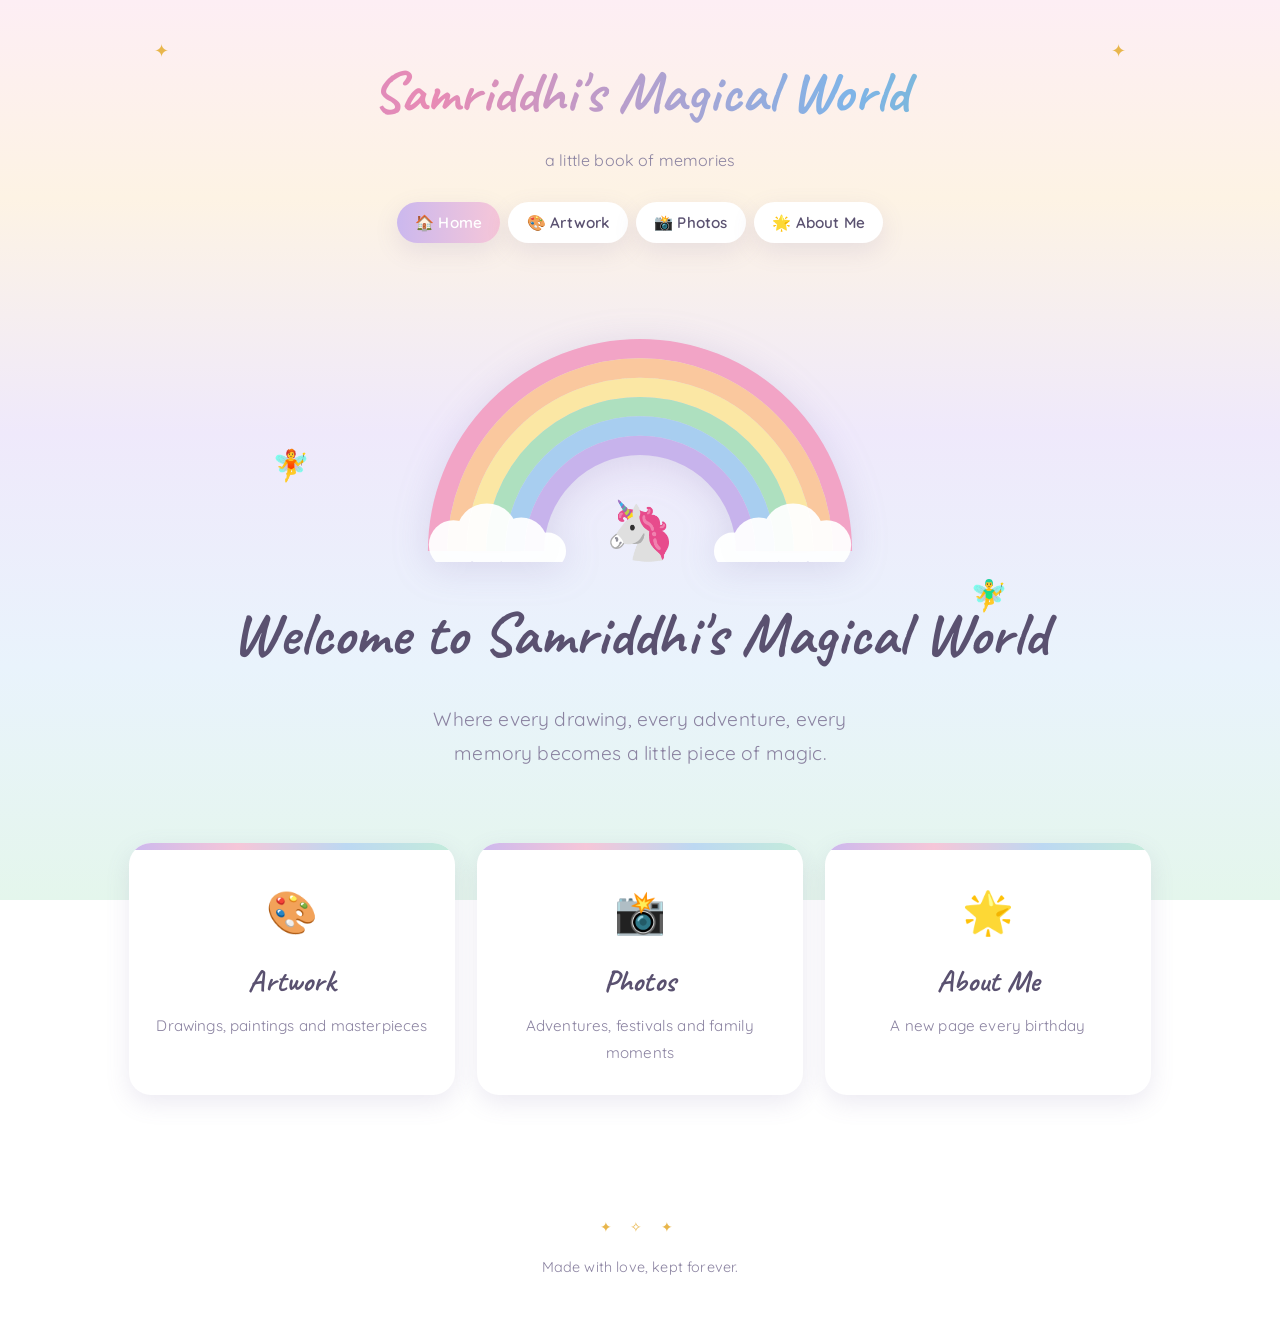
<file: index.html>
<!DOCTYPE html>
<html lang="en">
<head>
  <meta charset="UTF-8">
  <meta name="viewport" content="width=device-width, initial-scale=1.0">
  <meta name="robots" content="noindex, nofollow">
  <title>Samriddhi's Magical World</title>
  <link rel="preconnect" href="https://fonts.googleapis.com">
  <link rel="preconnect" href="https://fonts.gstatic.com" crossorigin>
  <link href="https://fonts.googleapis.com/css2?family=Caveat:wght@500;700&family=Quicksand:wght@400;600;700&display=swap" rel="stylesheet">
  <link rel="stylesheet" href="css/style.css">
  <link rel="icon" href="data:image/svg+xml,<svg xmlns='http://www.w3.org/2000/svg' viewBox='0 0 100 100'><text y='.9em' font-size='90'>🦄</text></svg>">
</head>
<body data-magic="full">

  <header class="site-header">
    <h1 class="site-title">Samriddhi's Magical World</h1>
    <p class="site-tagline">a little book of memories</p>
  </header>

  <nav class="main-nav">
    <a href="index.html" class="active">🏠 Home</a>
    <a href="artwork.html">🎨 Artwork</a>
    <a href="photos.html">📸 Photos</a>
    <a href="about.html">🌟 About Me</a>
  </nav>

  <main>
    <section class="hero" style="position:relative;">
      <div class="hero-scene">
        <svg class="hero-rainbow" viewBox="0 0 500 262" xmlns="http://www.w3.org/2000/svg" role="img" aria-label="A pastel rainbow with clouds">
          <g fill="none" stroke-width="22">
            <path d="M 20 250 A 230 230 0 0 1 480 250" stroke="#f2a4c6"/>
            <path d="M 42 250 A 208 208 0 0 1 458 250" stroke="#fac89e"/>
            <path d="M 64 250 A 186 186 0 0 1 436 250" stroke="#fbe7a4"/>
            <path d="M 86 250 A 164 164 0 0 1 414 250" stroke="#aee0bf"/>
            <path d="M 108 250 A 142 142 0 0 1 392 250" stroke="#a8cef0"/>
            <path d="M 130 250 A 120 120 0 0 1 370 250" stroke="#c7b3ec"/>
          </g>
          <g class="rainbow-cloud" fill="#ffffff">
            <circle cx="38" cy="243" r="28"/>
            <circle cx="76" cy="231" r="35"/>
            <circle cx="115" cy="242" r="30"/>
            <circle cx="145" cy="250" r="21"/>
            <circle cx="462" cy="243" r="28"/>
            <circle cx="424" cy="231" r="35"/>
            <circle cx="385" cy="242" r="30"/>
            <circle cx="355" cy="250" r="21"/>
          </g>
        </svg>
        <a class="hero-unicorn" href="capy.html" aria-label="A little secret">🦄</a>
      </div>
      <span class="fairy" style="left:14%; top:30%;">🧚</span>
      <span class="fairy" style="right:14%; top:55%; animation-delay:1.4s;">🧚‍♂️</span>
      <h2>Welcome to Samriddhi's Magical World</h2>
      <p>Where every drawing, every adventure, every memory becomes a little piece of magic.</p>
    </section>

    <section class="nav-cards">
      <a class="nav-card" href="artwork.html">
        <span class="icon">🎨</span>
        <h3>Artwork</h3>
        <p>Drawings, paintings and masterpieces</p>
      </a>
      <a class="nav-card" href="photos.html">
        <span class="icon">📸</span>
        <h3>Photos</h3>
        <p>Adventures, festivals and family moments</p>
      </a>
      <a class="nav-card" href="about.html">
        <span class="icon">🌟</span>
        <h3>About Me</h3>
        <p>A new page every birthday</p>
      </a>
    </section>
  </main>

  <footer class="site-footer">
    <div class="stars">✦ ✧ ✦</div>
    <p>Made with love, kept forever.</p>
  </footer>

  <script src="js/magic.js"></script>
</body>
</html>
</file>
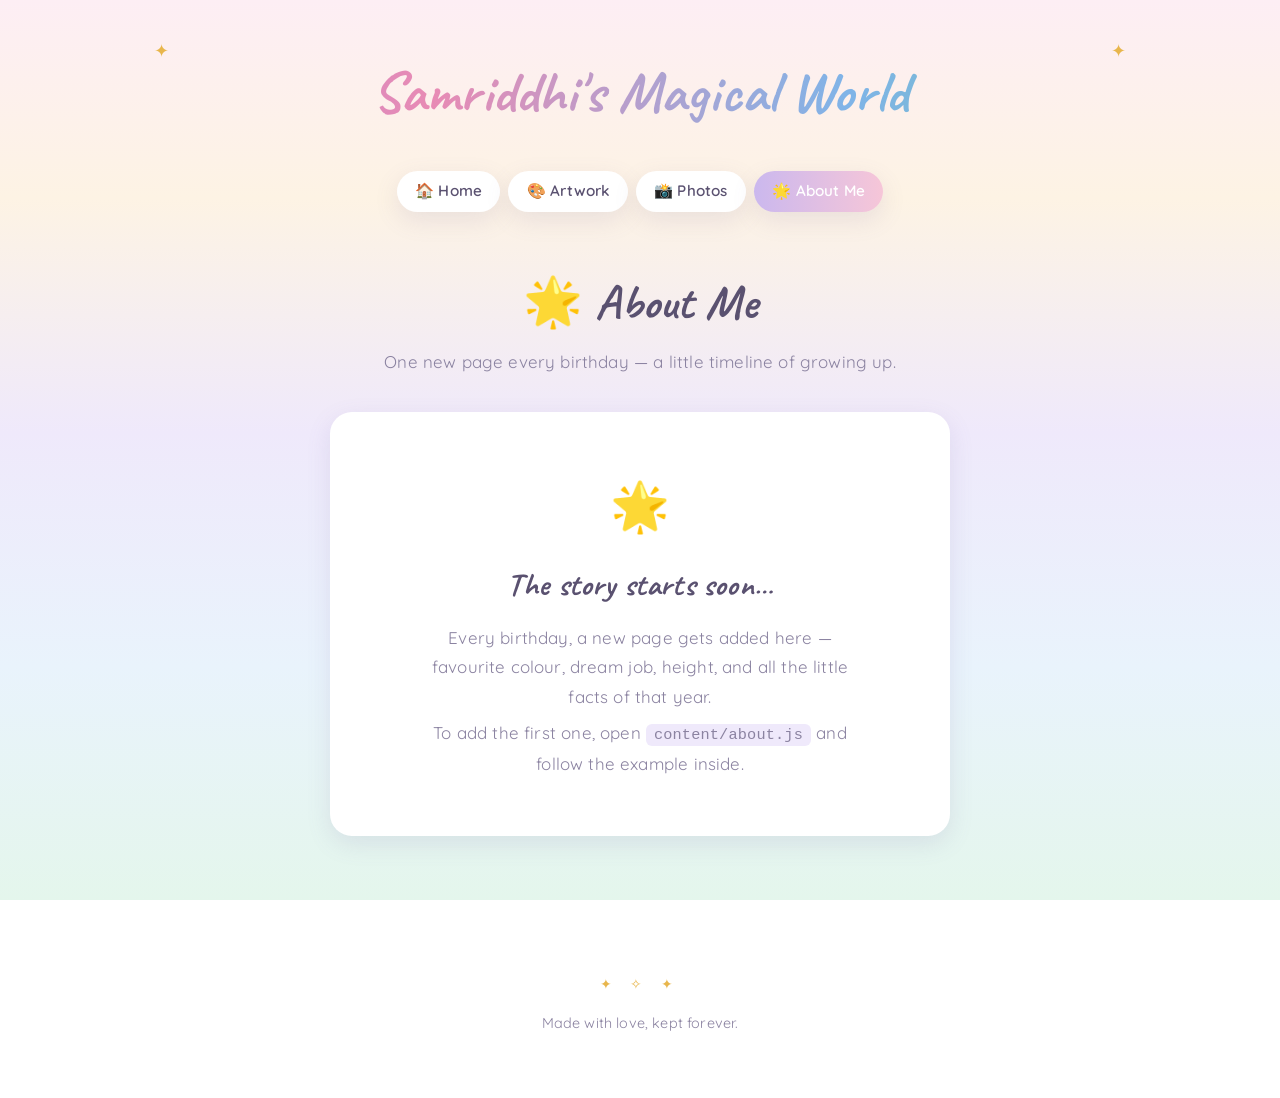
<file: about.html>
<!DOCTYPE html>
<html lang="en">
<head>
  <meta charset="UTF-8">
  <meta name="viewport" content="width=device-width, initial-scale=1.0">
  <meta name="robots" content="noindex, nofollow">
  <title>About Me · Samriddhi's Magical World</title>
  <link rel="preconnect" href="https://fonts.googleapis.com">
  <link rel="preconnect" href="https://fonts.gstatic.com" crossorigin>
  <link href="https://fonts.googleapis.com/css2?family=Caveat:wght@500;700&family=Quicksand:wght@400;600;700&display=swap" rel="stylesheet">
  <link rel="stylesheet" href="css/style.css">
  <link rel="icon" href="data:image/svg+xml,<svg xmlns='http://www.w3.org/2000/svg' viewBox='0 0 100 100'><text y='.9em' font-size='90'>🌟</text></svg>">
</head>
<body data-magic="full">

  <header class="site-header">
    <h1 class="site-title"><a href="index.html" style="color:inherit;-webkit-text-fill-color:inherit;">Samriddhi's Magical World</a></h1>
  </header>

  <nav class="main-nav">
    <a href="index.html">🏠 Home</a>
    <a href="artwork.html">🎨 Artwork</a>
    <a href="photos.html">📸 Photos</a>
    <a href="about.html" class="active">🌟 About Me</a>
  </nav>

  <main>
    <h2 class="page-heading">🌟 About Me</h2>
    <p class="page-intro">One new page every birthday — a little timeline of growing up.</p>
    <div id="about-timeline"></div>
  </main>

  <footer class="site-footer">
    <div class="stars">✦ ✧ ✦</div>
    <p>Made with love, kept forever.</p>
  </footer>

  <script src="content/about.js"></script>
  <script src="js/gallery.js"></script>
  <script src="js/magic.js"></script>
  <script>renderAbout("about-timeline", ABOUT);</script>
</body>
</html>
</file>
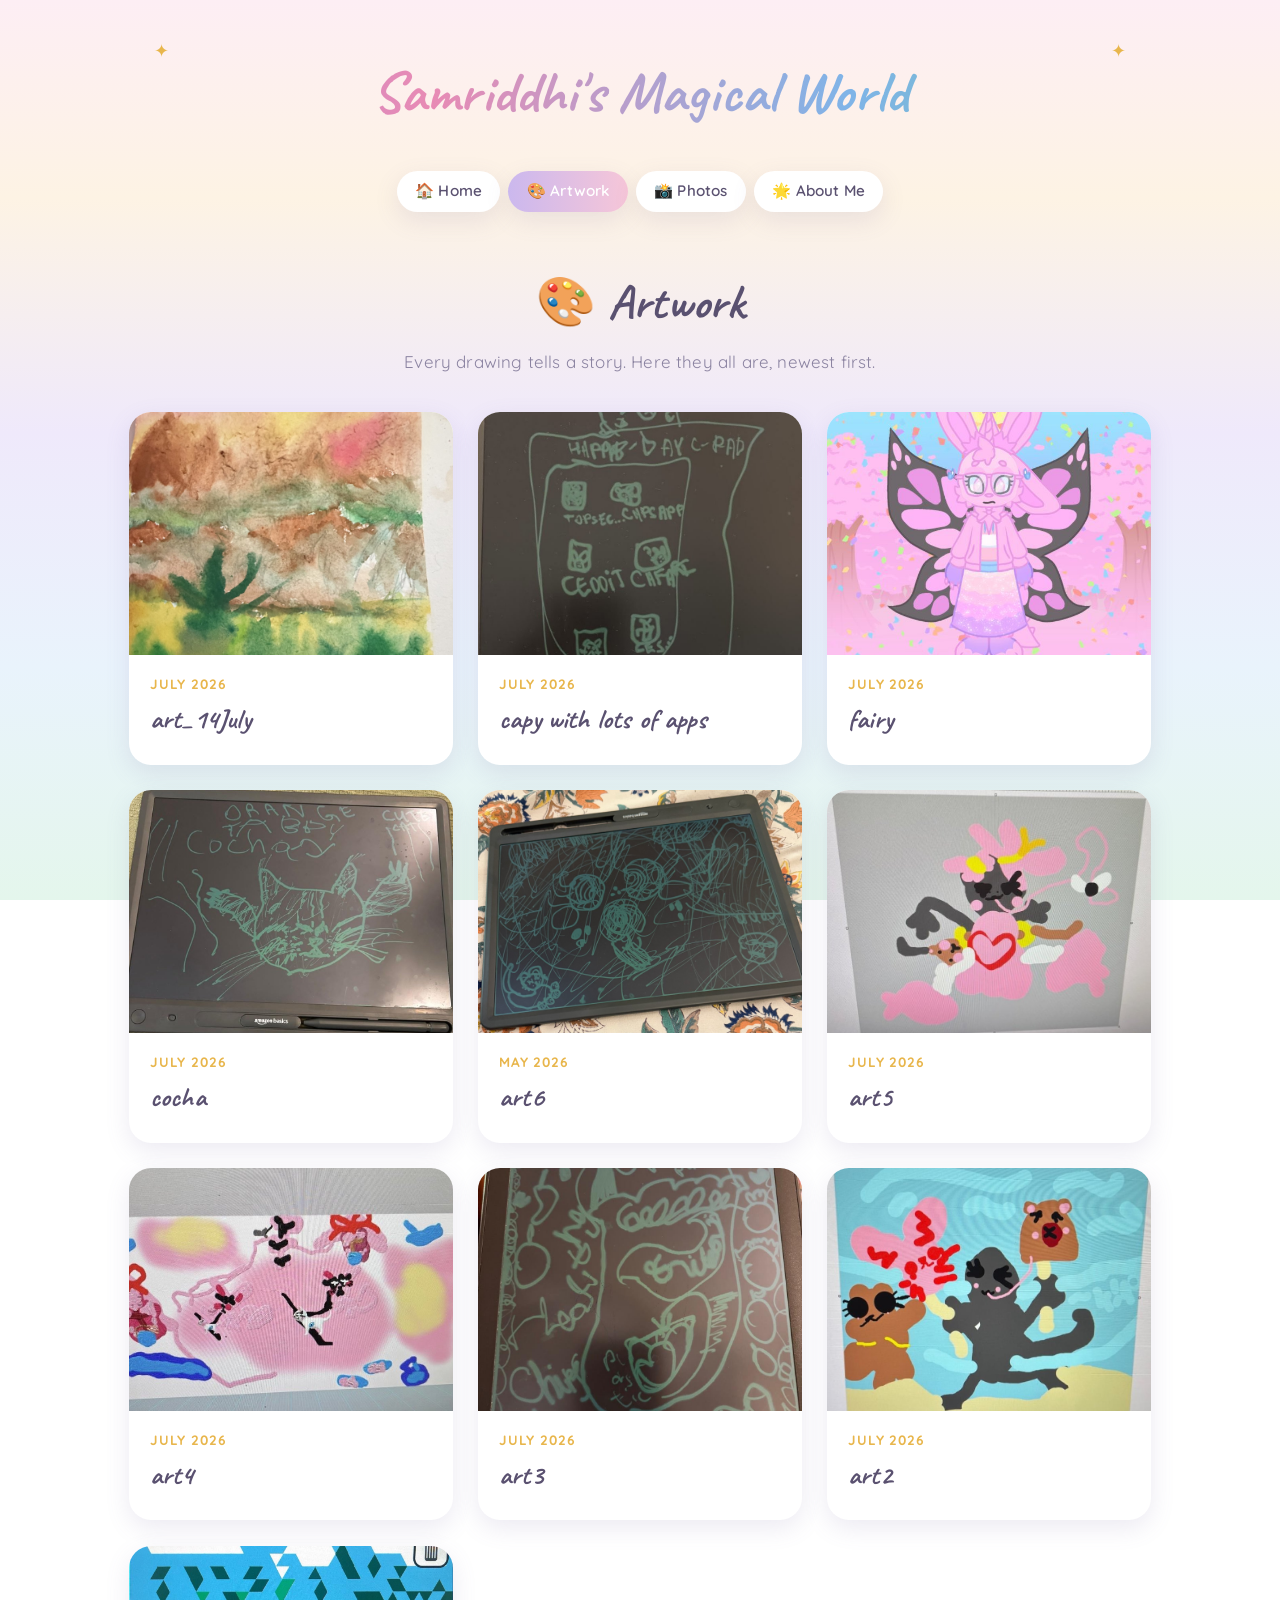
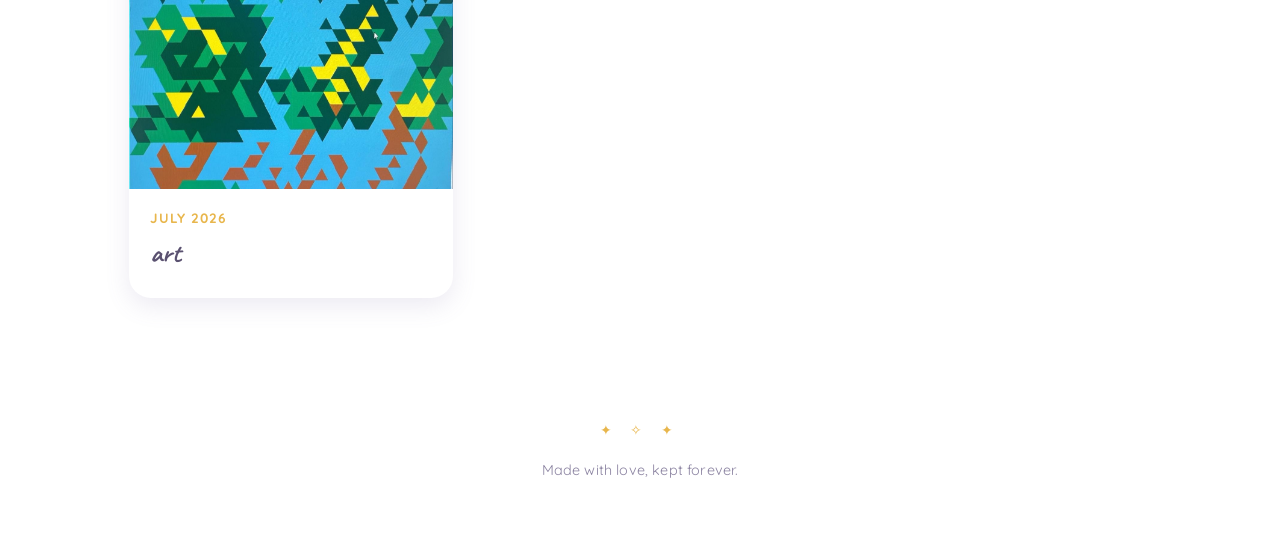
<file: artwork.html>
<!DOCTYPE html>
<html lang="en">
<head>
  <meta charset="UTF-8">
  <meta name="viewport" content="width=device-width, initial-scale=1.0">
  <meta name="robots" content="noindex, nofollow">
  <title>Artwork · Samriddhi's Magical World</title>
  <link rel="preconnect" href="https://fonts.googleapis.com">
  <link rel="preconnect" href="https://fonts.gstatic.com" crossorigin>
  <link href="https://fonts.googleapis.com/css2?family=Caveat:wght@500;700&family=Quicksand:wght@400;600;700&display=swap" rel="stylesheet">
  <link rel="stylesheet" href="css/style.css">
  <link rel="icon" href="data:image/svg+xml,<svg xmlns='http://www.w3.org/2000/svg' viewBox='0 0 100 100'><text y='.9em' font-size='90'>🎨</text></svg>">
</head>
<body data-magic="calm">

  <header class="site-header">
    <h1 class="site-title"><a href="index.html" style="color:inherit;-webkit-text-fill-color:inherit;">Samriddhi's Magical World</a></h1>
  </header>

  <nav class="main-nav">
    <a href="index.html">🏠 Home</a>
    <a href="artwork.html" class="active">🎨 Artwork</a>
    <a href="photos.html">📸 Photos</a>
    <a href="about.html">🌟 About Me</a>
  </nav>

  <main>
    <h2 class="page-heading">🎨 Artwork</h2>
    <p class="page-intro">Every drawing tells a story. Here they all are, newest first.</p>
    <div id="artwork-gallery"></div>
  </main>

  <footer class="site-footer">
    <div class="stars">✦ ✧ ✦</div>
    <p>Made with love, kept forever.</p>
  </footer>

  <script src="content/artwork.js"></script>
  <script src="js/gallery.js"></script>
  <script src="js/magic.js"></script>
  <script>renderCards("artwork-gallery", ARTWORK, "artwork");</script>
</body>
</html>
</file>
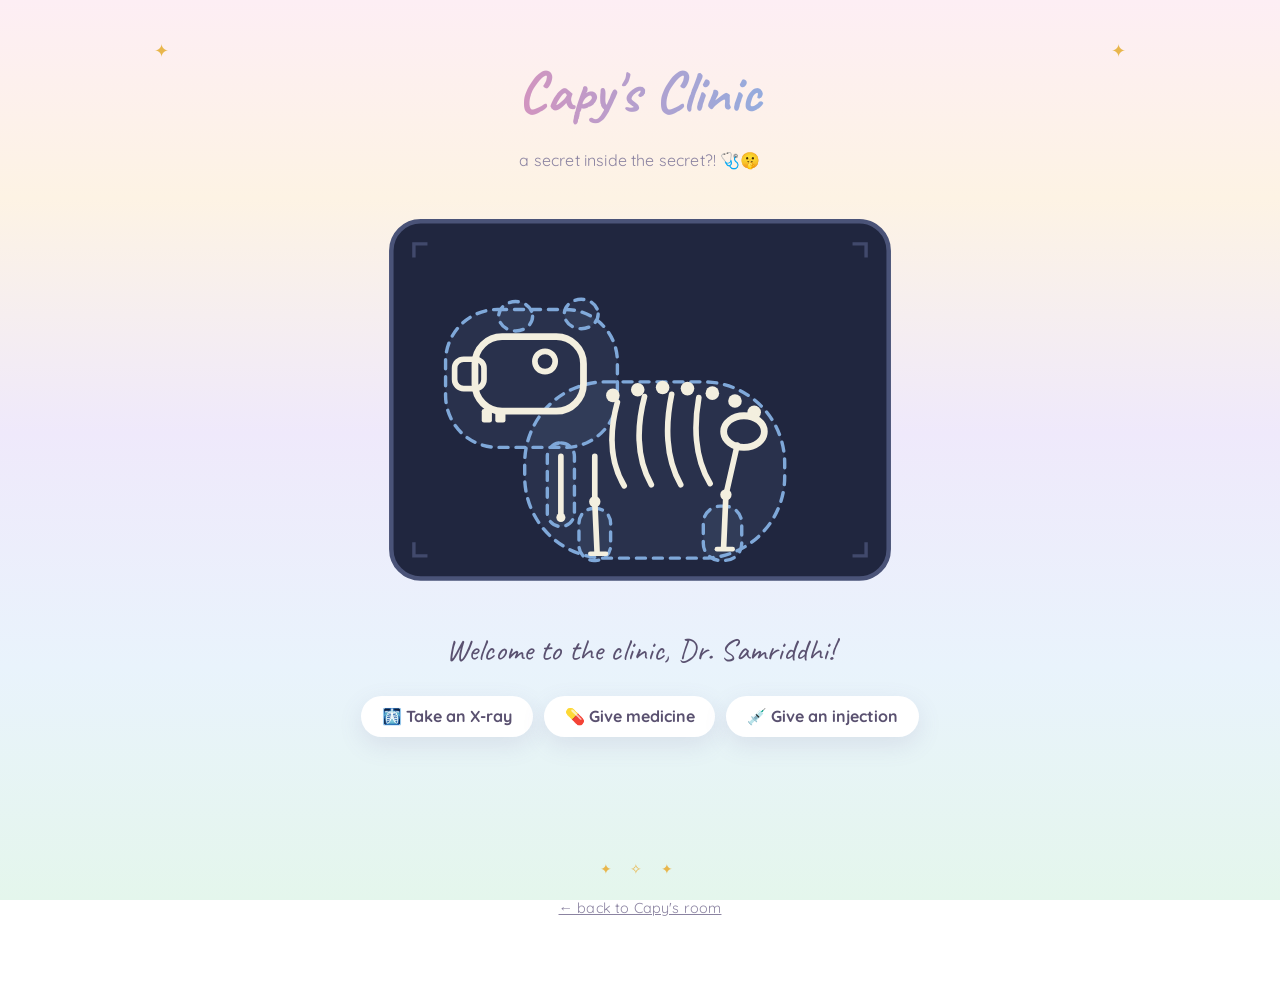
<file: capy-xray.html>
<!DOCTYPE html>
<html lang="en">
<head>
  <meta charset="UTF-8">
  <meta name="viewport" content="width=device-width, initial-scale=1.0">
  <meta name="robots" content="noindex, nofollow">
  <title>Capy's Clinic</title>
  <link rel="preconnect" href="https://fonts.googleapis.com">
  <link rel="preconnect" href="https://fonts.gstatic.com" crossorigin>
  <link href="https://fonts.googleapis.com/css2?family=Caveat:wght@500;700&family=Quicksand:wght@400;600;700&display=swap" rel="stylesheet">
  <link rel="stylesheet" href="css/style.css">
  <link rel="icon" href="data:image/svg+xml,<svg xmlns='http://www.w3.org/2000/svg' viewBox='0 0 100 100'><text y='.9em' font-size='90'>🦴</text></svg>">
  <style>
    .clinic-stage {
      max-width: 520px;
      margin: 0 auto;
      position: relative;
    }
    .clinic-stage svg { width: 100%; height: auto; display: block; }
    .clinic-stage svg g { transform-box: fill-box; }

    #caption {
      text-align: center;
      font-family: var(--font-hand);
      font-size: 1.9rem;
      min-height: 2.6rem;
      margin: 0.4rem 0 1.2rem;
    }

    .capy-buttons {
      display: flex;
      flex-wrap: wrap;
      justify-content: center;
      gap: 0.7rem;
    }
    .capy-btn {
      font-family: var(--font-body);
      font-size: 1rem;
      font-weight: 700;
      color: var(--ink);
      background: var(--card-bg);
      border: none;
      border-radius: 999px;
      padding: 0.65rem 1.3rem;
      cursor: pointer;
      box-shadow: var(--shadow);
      transition: transform 0.2s ease;
    }
    .capy-btn:hover { transform: translateY(-3px); }
    .capy-btn.active {
      background: linear-gradient(90deg, var(--lavender), var(--pink));
      color: #fff;
    }
    @media (prefers-color-scheme: dark) { .capy-btn.active { color: #2c2745; } }

    /* ---------- Animations ---------- */
    .do-xray #scanline { opacity: 1 !important; animation: scan 1.6s linear infinite; }
    @keyframes scan {
      0%   { transform: translateY(0); }
      100% { transform: translateY(268px); }
    }
    .do-xray #skeleton { animation: bone-glow 1.6s ease-in-out infinite; }
    @keyframes bone-glow {
      0%, 100% { opacity: 0.55; }
      50%      { opacity: 1; }
    }
    .do-xray #screen-flash { animation: xflash 1.6s ease-out infinite; }
    @keyframes xflash {
      0%, 12%, 100% { opacity: 0; }
      4%            { opacity: 0.5; }
    }

    .do-medicine #medicine { opacity: 1 !important; }
    .do-medicine #medicine > g { animation: pour 1.8s ease-in-out infinite; transform-origin: 85% 20%; }
    @keyframes pour {
      0%, 15%, 85%, 100% { transform: rotate(0deg); }
      40%, 60%           { transform: rotate(-38deg) translateY(6px); }
    }
    .do-medicine #med-drops circle { animation: drop-fall 0.9s ease-in infinite; }
    .do-medicine #med-drops circle:nth-child(2) { animation-delay: 0.3s; }
    @keyframes drop-fall {
      0%   { transform: translateY(0); opacity: 0; }
      25%  { opacity: 1; }
      100% { transform: translateY(26px); opacity: 0; }
    }
    .do-medicine #hearts { opacity: 1 !important; }
    .do-medicine #hearts text { animation: heart-rise 2s ease-out infinite; }
    .do-medicine #hearts text:nth-child(2) { animation-delay: 0.7s; }
    .do-medicine #hearts text:nth-child(3) { animation-delay: 1.3s; }
    @keyframes heart-rise {
      0%   { transform: translateY(0) scale(0.5); opacity: 0; }
      20%  { opacity: 1; }
      100% { transform: translateY(-60px) scale(1.2); opacity: 0; }
    }
    .do-medicine #capy-outline { animation: happy-wiggle 1.2s ease-in-out infinite; transform-origin: 50% 90%; }
    @keyframes happy-wiggle {
      0%, 100% { transform: rotate(-1deg); }
      50%      { transform: rotate(1.4deg); }
    }

    .do-inject #syringe { opacity: 1 !important; animation: poke 3s ease-in-out infinite; }
    @keyframes poke {
      0%, 100%      { transform: translate(26px, -8px) rotate(-4deg); opacity: 0; }
      15%           { opacity: 1; }
      35%, 45%      { transform: translate(0, 0) rotate(0deg); opacity: 1; }
      60%           { transform: translate(10px, -4px); opacity: 1; }
      85%           { opacity: 0; }
    }
    .do-inject #scene { animation: startle 3s ease-in-out infinite; transform-origin: 50% 100%; }
    @keyframes startle {
      0%, 30%, 60%, 100% { transform: translateY(0); }
      38%                { transform: translateY(-10px); }
      44%                { transform: translateY(0); }
    }
    .do-inject #bandage { animation: bandage-show 3s linear infinite; }
    @keyframes bandage-show {
      0%, 48%   { opacity: 0; }
      58%, 92%  { opacity: 1; }
      100%      { opacity: 0; }
    }
    .do-inject #brave-star { animation: bandage-show 3s linear infinite; }

    @media (prefers-reduced-motion: reduce) {
      .clinic-stage *, .capy-btn { animation: none !important; transition: none; }
    }
  </style>
</head>
<body data-magic="calm">

  <header class="site-header">
    <h1 class="site-title"><a href="capy.html" style="color:inherit;-webkit-text-fill-color:inherit;">Capy's Clinic</a></h1>
    <p class="site-tagline">a secret inside the secret?! 🩺🤫</p>
  </header>

  <main>
    <div class="clinic-stage" id="stage">
      <svg viewBox="0 0 460 360" xmlns="http://www.w3.org/2000/svg" role="img" aria-label="An X-ray of a friendly capybara showing its skeleton">
        <!-- x-ray screen -->
        <rect x="10" y="10" width="440" height="316" rx="26" fill="#20263f" stroke="#4a5378" stroke-width="4"/>
        <rect id="screen-flash" x="10" y="10" width="440" height="316" rx="26" fill="#bfe6ff" opacity="0"/>
        <!-- screen corner markers -->
        <g stroke="#4a5378" stroke-width="3" fill="none" opacity="0.8">
          <path d="M 30 42 v -12 h 12"/><path d="M 430 42 v -12 h -12"/>
          <path d="M 30 294 v 12 h 12"/><path d="M 430 294 v 12 h -12"/>
        </g>

        <g id="scene">
          <!-- capy body outline (matches the real Capy) -->
          <g id="capy-outline" fill="rgba(159,195,232,0.07)" stroke="#7fa8d9" stroke-width="3" stroke-dasharray="8 7" stroke-linecap="round">
            <rect x="128" y="152" width="230" height="156" rx="72"/>
            <rect x="58" y="88" width="152" height="122" rx="46"/>
            <ellipse cx="120" cy="94" rx="15" ry="13"/>
            <ellipse cx="178" cy="92" rx="15" ry="13"/>
            <rect x="176" y="264" width="28" height="46" rx="13"/>
            <rect x="286" y="262" width="34" height="48" rx="15"/>
            <rect x="148" y="206" width="24" height="74" rx="12"/>
          </g>

          <!-- skeleton -->
          <g id="skeleton" fill="#f3efdf" stroke="#f3efdf">
            <!-- skull -->
            <rect x="84" y="112" width="96" height="66" rx="24" fill="none" stroke-width="6"/>
            <rect x="66" y="132" width="26" height="26" rx="8" fill="none" stroke-width="5"/>
            <circle cx="146" cy="134" r="9" fill="none" stroke-width="5"/>
            <rect x="90" y="176" width="9" height="12" rx="2" stroke="none"/>
            <rect x="102" y="176" width="9" height="12" rx="2" stroke="none"/>
            <!-- spine -->
            <g stroke="none">
              <circle cx="206" cy="164" r="6"/><circle cx="228" cy="159" r="6"/>
              <circle cx="250" cy="157" r="6"/><circle cx="272" cy="158" r="6"/>
              <circle cx="294" cy="162" r="6"/><circle cx="314" cy="169" r="6"/>
              <circle cx="331" cy="179" r="6"/>
            </g>
            <!-- ribs -->
            <g fill="none" stroke-width="5" stroke-linecap="round">
              <path d="M 210 170 q -12 44 6 74"/>
              <path d="M 234 165 q -12 46 6 78"/>
              <path d="M 258 163 q -10 48 8 80"/>
              <path d="M 282 166 q -8 46 10 76"/>
            </g>
            <!-- pelvis -->
            <ellipse cx="322" cy="196" rx="18" ry="14" fill="none" stroke-width="6"/>
            <!-- legs -->
            <g fill="none" stroke-width="5" stroke-linecap="round">
              <path d="M 316 208 L 306 252 L 304 298"/>
              <path d="M 190 218 L 190 258 L 192 302"/>
              <path d="M 160 218 L 160 272"/>
            </g>
            <g stroke="none">
              <circle cx="306" cy="252" r="5"/>
              <circle cx="190" cy="258" r="5"/>
              <circle cx="160" cy="272" r="4"/>
            </g>
            <!-- paws -->
            <g fill="none" stroke-width="4" stroke-linecap="round">
              <path d="M 298 300 h 14"/>
              <path d="M 186 304 h 14"/>
            </g>
          </g>

          <!-- bandage on the rump (after injection) -->
          <g id="bandage" opacity="0">
            <g transform="translate(322, 190) rotate(40)">
              <rect x="-22" y="-8" width="44" height="16" rx="7" fill="#f2d7a0" stroke="#d9b878" stroke-width="2.5"/>
              <circle cx="-8" cy="0" r="1.6" fill="#d9b878"/><circle cx="0" cy="0" r="1.6" fill="#d9b878"/>
              <circle cx="8" cy="0" r="1.6" fill="#d9b878"/>
            </g>
          </g>
          <text id="brave-star" x="352" y="160" font-size="24" fill="#e8b64c" opacity="0">✦</text>
        </g>

        <!-- scan line -->
        <rect id="scanline" x="24" y="28" width="412" height="8" rx="4" fill="#9fe0ff" opacity="0"/>

        <!-- medicine bottle + spoon -->
        <g id="medicine" opacity="0">
          <g>
            <g transform="translate(30, 130)">
              <rect x="0" y="10" width="30" height="40" rx="7" fill="#f2a4c6" stroke="#c9799f" stroke-width="3"/>
              <rect x="8" y="0" width="14" height="12" rx="3" fill="#dcd6ec" stroke="#c9799f" stroke-width="2.5"/>
              <rect x="5" y="22" width="20" height="16" rx="3" fill="#fdeef4" stroke="none"/>
            </g>
          </g>
          <g id="med-drops" fill="#f2a4c6">
            <circle cx="76" cy="152" r="4"/>
            <circle cx="84" cy="146" r="3"/>
          </g>
        </g>

        <!-- floating hearts -->
        <g id="hearts" opacity="0">
          <text x="220" y="120" font-size="26" fill="#f2a4c6">♥</text>
          <text x="270" y="140" font-size="20" fill="#e88bb4">♥</text>
          <text x="180" y="105" font-size="17" fill="#f6c6d8">♥</text>
        </g>

        <!-- syringe (small and friendly) -->
        <g id="syringe" opacity="0">
          <g transform="translate(352, 176) rotate(30)">
            <rect x="0" y="0" width="48" height="16" rx="4" fill="#dbeafd" stroke="#6f9cc4" stroke-width="3"/>
            <rect x="46" y="3" width="14" height="10" rx="2" fill="#a8cef0" stroke="#6f9cc4" stroke-width="2.5"/>
            <path d="M 0 8 h -14" stroke="#8b95a8" stroke-width="3" stroke-linecap="round"/>
            <g stroke="#6f9cc4" stroke-width="2">
              <path d="M 12 3 v 10"/><path d="M 24 3 v 10"/><path d="M 36 3 v 10"/>
            </g>
          </g>
        </g>
      </svg>
    </div>

    <p id="caption">Welcome to the clinic, Dr. Samriddhi!</p>

    <div class="capy-buttons">
      <button class="capy-btn" data-act="xray">🩻 Take an X-ray</button>
      <button class="capy-btn" data-act="medicine">💊 Give medicine</button>
      <button class="capy-btn" data-act="inject">💉 Give an injection</button>
    </div>
  </main>

  <footer class="site-footer">
    <div class="stars">✦ ✧ ✦</div>
    <p><a href="capy.html" style="color:inherit;">← back to Capy's room</a></p>
  </footer>

  <script src="js/magic.js"></script>
  <script>
    (function () {
      var stage = document.getElementById("stage");
      var caption = document.getElementById("caption");
      var buttons = document.querySelectorAll(".capy-btn");
      var timer = null;

      var captions = {
        xray:     "Beep beep… scanning Capy! Look at those bones! 🦴",
        medicine: "A spoonful for a brave capy! Feeling better already ♥",
        inject:   "Tiny poke… all done! What a brave patient! ⭐"
      };

      buttons.forEach(function (btn) {
        btn.addEventListener("click", function () {
          var act = btn.dataset.act;
          clearTimeout(timer);
          stage.className = "clinic-stage";
          buttons.forEach(function (b) { b.classList.remove("active"); });
          void stage.offsetWidth;
          stage.className = "clinic-stage do-" + act;
          btn.classList.add("active");
          caption.textContent = captions[act];
          timer = setTimeout(function () {
            stage.className = "clinic-stage";
            btn.classList.remove("active");
            caption.textContent = "Welcome to the clinic, Dr. Samriddhi!";
          }, 6000);
        });
      });
    })();
  </script>
</body>
</html>
</file>
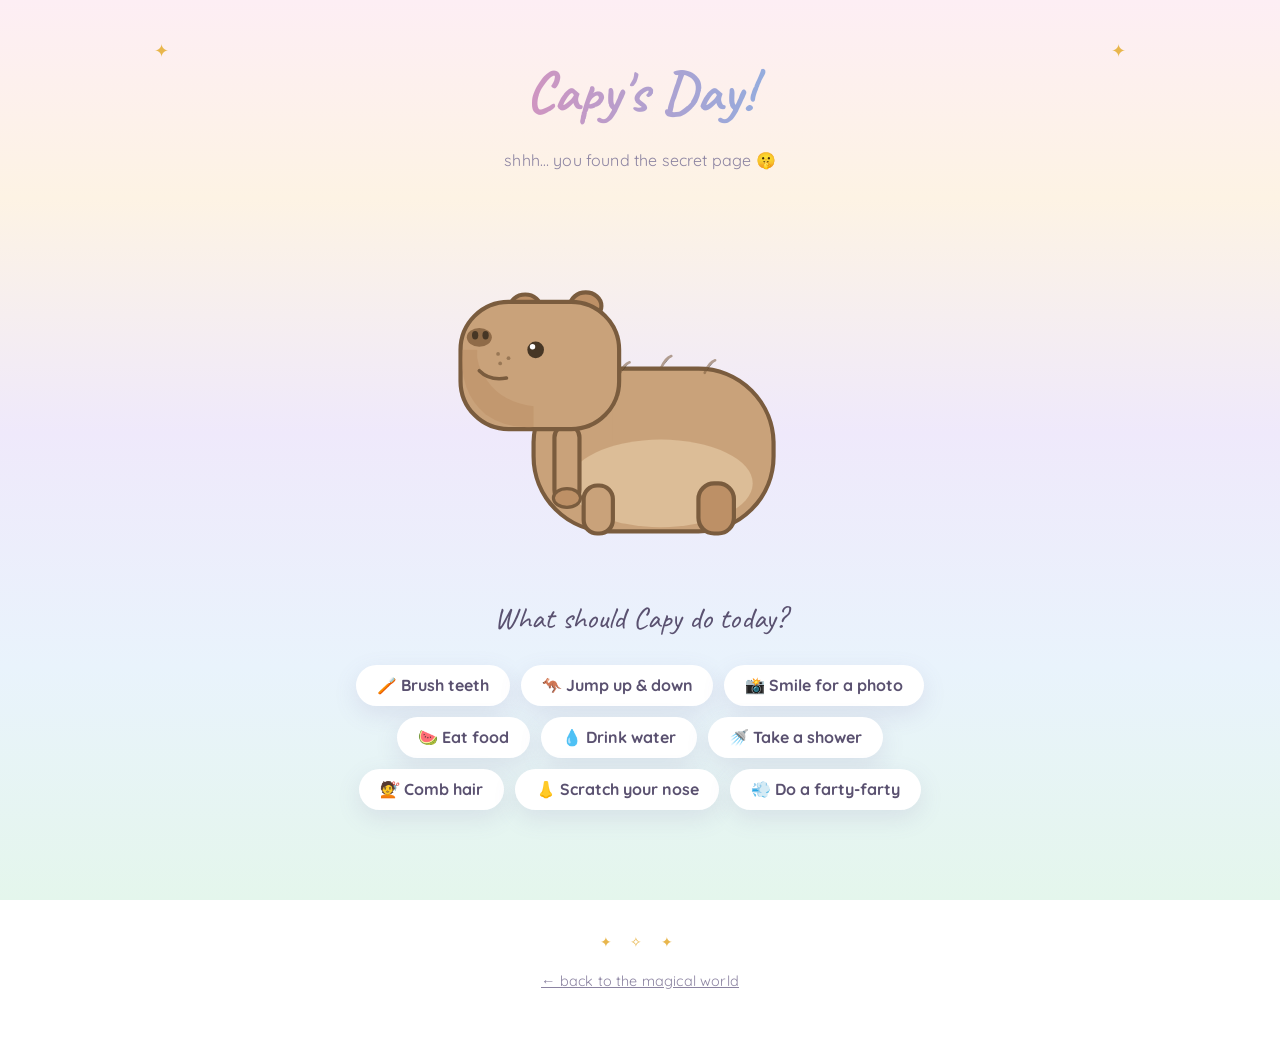
<file: capy.html>
<!DOCTYPE html>
<html lang="en">
<head>
  <meta charset="UTF-8">
  <meta name="viewport" content="width=device-width, initial-scale=1.0">
  <meta name="robots" content="noindex, nofollow">
  <title>Capy's Day!</title>
  <link rel="preconnect" href="https://fonts.googleapis.com">
  <link rel="preconnect" href="https://fonts.gstatic.com" crossorigin>
  <link href="https://fonts.googleapis.com/css2?family=Caveat:wght@500;700&family=Quicksand:wght@400;600;700&display=swap" rel="stylesheet">
  <link rel="stylesheet" href="css/style.css">
  <link rel="icon" href="data:image/svg+xml,<svg xmlns='http://www.w3.org/2000/svg' viewBox='0 0 100 100'><text y='.9em' font-size='90'>🛁</text></svg>">
  <style>
    /* ---------- Capy stage ---------- */
    .capy-stage {
      max-width: 480px;
      margin: 0 auto;
      position: relative;
    }
    .capy-stage svg { width: 100%; height: auto; display: block; }
    .capy-stage svg g { transform-box: fill-box; }

    #caption {
      text-align: center;
      font-family: var(--font-hand);
      font-size: 1.9rem;
      min-height: 2.6rem;
      margin: 0.4rem 0 1.2rem;
    }

    .capy-buttons {
      display: flex;
      flex-wrap: wrap;
      justify-content: center;
      gap: 0.7rem;
      max-width: 640px;
      margin: 0 auto;
    }
    .capy-btn {
      font-family: var(--font-body);
      font-size: 1rem;
      font-weight: 700;
      color: var(--ink);
      background: var(--card-bg);
      border: none;
      border-radius: 999px;
      padding: 0.65rem 1.3rem;
      cursor: pointer;
      box-shadow: var(--shadow);
      transition: transform 0.2s ease;
    }
    .capy-btn:hover { transform: translateY(-3px); }
    .capy-btn.active {
      background: linear-gradient(90deg, var(--lavender), var(--pink));
      color: #fff;
    }
    @media (prefers-color-scheme: dark) { .capy-btn.active { color: #2c2745; } }

    /* ---------- Animations ---------- */
    /* Whole-capy moves */
    .do-jump #whole { animation: capy-jump 1.1s ease-in-out infinite; transform-origin: 50% 100%; }
    @keyframes capy-jump {
      0%, 100% { transform: translateY(0) scale(1, 1); }
      15%      { transform: translateY(0) scale(1.06, 0.9); }
      45%      { transform: translateY(-52px) scale(0.98, 1.04); }
      75%      { transform: translateY(0) scale(1.08, 0.9); }
      85%      { transform: translateY(0) scale(1, 1); }
    }
    .do-shower #whole { animation: capy-shimmy 0.6s ease-in-out infinite; transform-origin: 50% 90%; }
    @keyframes capy-shimmy {
      0%, 100% { transform: rotate(-1.6deg); }
      50%      { transform: rotate(1.6deg); }
    }
    .do-fart #whole { animation: capy-lean 1.6s ease-in-out infinite; transform-origin: 50% 95%; }
    @keyframes capy-lean {
      0%, 100% { transform: rotate(0deg); }
      25%      { transform: rotate(-4deg) translateY(-3px); }
      35%      { transform: rotate(2deg); }
    }
    .do-brush #head { animation: head-tilt 0.9s ease-in-out infinite; transform-origin: 70% 80%; }
    @keyframes head-tilt {
      0%, 100% { transform: rotate(0deg); }
      50%      { transform: rotate(-3deg); }
    }
    .do-comb #head { animation: head-tilt 1.4s ease-in-out infinite; transform-origin: 70% 80%; }

    /* Props: hidden via attribute opacity="0", shown by class */
    .do-brush #toothbrush,
    .do-brush #teeth,
    .do-brush #mouth-sparkle,
    .do-photo #camera,
    .do-photo #smile,
    .do-shower #shower,
    .do-shower #bubbles,
    .do-comb #comb,
    .do-comb #hairlines,
    .do-fart #stink,
    .do-eat #food,
    .do-drink #cup { opacity: 1 !important; }
    .do-photo #mouth-neutral { opacity: 0 !important; }

    .do-brush #toothbrush { animation: brush-move 0.4s ease-in-out infinite alternate; }
    @keyframes brush-move {
      from { transform: translate(-6px, 0) rotate(-14deg); }
      to   { transform: translate(10px, 3px) rotate(-10deg); }
    }
    .do-brush #mouth-sparkle { animation: twinkle-loop 1.2s ease-in-out infinite; }

    .do-photo #camera { animation: cam-tilt 2s ease-in-out infinite; transform-origin: 50% 50%; }
    @keyframes cam-tilt {
      0%, 100% { transform: rotate(-4deg); }
      50%      { transform: rotate(5deg) translateY(-4px); }
    }
    .do-photo #flash { animation: flash-blink 2s ease-out infinite; }
    @keyframes flash-blink {
      0%, 40%, 100% { opacity: 0; }
      46%           { opacity: 0.85; }
      58%           { opacity: 0; }
    }

    .do-shower #drops { animation: drops-fall 0.5s linear infinite; }
    @keyframes drops-fall {
      from { stroke-dashoffset: 0; }
      to   { stroke-dashoffset: -32; }
    }
    .do-shower #bubbles circle { animation: bubble-rise 1.8s ease-in infinite; transform-box: fill-box; }
    .do-shower #bubbles circle:nth-child(2) { animation-delay: 0.6s; }
    .do-shower #bubbles circle:nth-child(3) { animation-delay: 1.1s; }
    @keyframes bubble-rise {
      0%   { transform: translateY(0) scale(0.4); opacity: 0; }
      20%  { opacity: 0.9; }
      100% { transform: translateY(-70px) scale(1.1); opacity: 0; }
    }

    .do-comb #comb { animation: comb-move 1.4s ease-in-out infinite; }
    @keyframes comb-move {
      0%, 100% { transform: translate(0, 0) rotate(-6deg); }
      50%      { transform: translate(52px, 14px) rotate(14deg); }
    }
    .do-comb #hairlines path { animation: hair-wiggle 0.7s ease-in-out infinite alternate; transform-origin: 50% 100%; }
    @keyframes hair-wiggle {
      from { transform: rotate(-8deg); }
      to   { transform: rotate(10deg); }
    }

    .do-scratch #arm { animation: arm-scratch 0.9s ease-in-out infinite; transform-origin: 85% 20%; }
    @keyframes arm-scratch {
      0%, 100% { transform: rotate(0deg); }
      40%      { transform: rotate(-118deg); }
      55%      { transform: rotate(-108deg); }
      70%      { transform: rotate(-120deg); }
    }
    .do-scratch #nose { animation: nose-twitch 0.5s ease-in-out infinite alternate; transform-origin: 50% 50%; }
    @keyframes nose-twitch {
      from { transform: scale(1); }
      to   { transform: scale(1.25) rotate(6deg); }
    }

    .do-fart #stink g { animation: puff 1.6s ease-out infinite; transform-origin: 20% 80%; }
    .do-fart #stink g:nth-child(2) { animation-delay: 0.5s; }
    @keyframes puff {
      0%   { transform: translate(0, 0) scale(0.3); opacity: 0; }
      20%  { opacity: 0.8; }
      100% { transform: translate(34px, -30px) scale(1.5); opacity: 0; }
    }

    .do-eat #food-anim { animation: food-bite 2.6s linear infinite; transform-box: fill-box; transform-origin: 50% 100%; }
    @keyframes food-bite {
      0%        { transform: scale(1); }
      20%       { transform: scale(0.85) rotate(-3deg); }
      40%       { transform: scale(0.66) rotate(3deg); }
      60%       { transform: scale(0.48) rotate(-3deg); }
      80%       { transform: scale(0.28) rotate(3deg); }
      92%, 100% { transform: scale(0.04); }
    }
    .do-eat #head { animation: capy-chew 0.4s ease-in-out infinite; transform-origin: 70% 80%; }
    @keyframes capy-chew {
      0%, 100% { transform: rotate(0deg) translateY(0); }
      50%      { transform: rotate(-2.5deg) translateY(3px); }
    }

    .do-drink #cup-anim { animation: cup-tilt 1.7s ease-in-out infinite; transform-box: fill-box; transform-origin: 90% 15%; }
    @keyframes cup-tilt {
      0%, 12%, 88%, 100% { transform: rotate(0deg); }
      40%, 62%           { transform: rotate(26deg) translateY(-8px); }
    }
    .do-drink #head { animation: capy-chew 0.8s ease-in-out infinite; transform-origin: 70% 80%; }
    .do-drink #gulp-drops circle { animation: twinkle-loop 0.9s ease-in-out infinite; transform-box: fill-box; }
    .do-drink #gulp-drops circle:nth-child(2) { animation-delay: 0.45s; }

    @keyframes twinkle-loop {
      0%, 100% { opacity: 0; transform: scale(0.5); }
      50%      { opacity: 1; transform: scale(1.2) rotate(30deg); }
    }

    @media (prefers-reduced-motion: reduce) {
      .capy-stage *, .capy-btn { animation: none !important; transition: none; }
    }
  </style>
</head>
<body data-magic="full">

  <header class="site-header">
    <h1 class="site-title"><a href="index.html" style="color:inherit;-webkit-text-fill-color:inherit;">Capy's Day!</a></h1>
    <p class="site-tagline">shhh… you found the secret page 🤫</p>
  </header>

  <main>
    <div class="capy-stage" id="stage">
      <svg viewBox="0 0 460 360" xmlns="http://www.w3.org/2000/svg" role="img" aria-label="A friendly sketched capybara">
        <!-- flash overlay for photo -->
        <rect id="flash" x="0" y="0" width="460" height="360" fill="#ffffff" opacity="0"/>

        <!-- shower (fixed, above capy) -->
        <g id="shower" opacity="0">
          <path d="M 232 6 h 60 v 14 h -18 v 10 h -24 v -10 h -18 z" fill="#9aa7bd" stroke="#6e7a8f" stroke-width="3" stroke-linejoin="round"/>
          <g id="drops" stroke="#a8cef0" stroke-width="3.5" stroke-linecap="round" stroke-dasharray="7 25" fill="none">
            <path d="M 226 38 v 120"/>
            <path d="M 244 38 v 130"/>
            <path d="M 262 38 v 118"/>
            <path d="M 280 38 v 126"/>
          </g>
        </g>

        <!-- stink puffs (behind capy) -->
        <g id="stink" opacity="0">
          <g>
            <circle cx="382" cy="286" r="14" fill="#cfe3b8" opacity="0.9"/>
            <circle cx="398" cy="274" r="9" fill="#dcebc9" opacity="0.9"/>
          </g>
          <g>
            <circle cx="376" cy="296" r="9" fill="#dcebc9" opacity="0.9"/>
            <circle cx="392" cy="292" r="6" fill="#cfe3b8" opacity="0.9"/>
          </g>
        </g>

        <!-- THE CAPYBARA -->
        <g id="whole">
          <!-- body -->
          <rect x="128" y="152" width="230" height="156" rx="72" fill="#c9a27a" stroke="#7a5c3e" stroke-width="4"/>
          <!-- neck bridge (fills the gap between chin and chest) -->
          <rect x="132" y="150" width="72" height="72" fill="#c9a27a" stroke="none"/>
          <ellipse cx="250" cy="262" rx="88" ry="42" fill="#dcbd97" stroke="none"/>
          <!-- fur strokes on back -->
          <g stroke="#7a5c3e" stroke-width="2.5" stroke-linecap="round" opacity="0.55">
            <path d="M 210 158 q 4 -10 10 -12"/>
            <path d="M 250 152 q 4 -10 10 -12"/>
            <path d="M 292 156 q 4 -10 10 -12"/>
          </g>
          <!-- back leg -->
          <rect x="286" y="262" width="34" height="48" rx="15" fill="#bd9066" stroke="#7a5c3e" stroke-width="4"/>
          <!-- front leg -->
          <rect x="176" y="264" width="28" height="46" rx="13" fill="#c9a27a" stroke="#7a5c3e" stroke-width="4"/>

          <!-- scratching arm (pivots at shoulder) -->
          <g id="arm">
            <rect x="148" y="206" width="24" height="74" rx="12" fill="#c9a27a" stroke="#7a5c3e" stroke-width="4"/>
            <ellipse cx="160" cy="276" rx="13" ry="9" fill="#bd9066" stroke="#7a5c3e" stroke-width="3"/>
          </g>

          <!-- head (outer group seats it snugly on the body) -->
          <g transform="translate(2, 16)">
          <g id="head">
            <!-- ears first (behind head box) -->
            <ellipse cx="118" cy="78" rx="15" ry="13" fill="#bd9066" stroke="#7a5c3e" stroke-width="4"/>
            <ellipse cx="176" cy="76" rx="15" ry="13" fill="#bd9066" stroke="#7a5c3e" stroke-width="4"/>
            <rect x="56" y="72" width="152" height="122" rx="46" fill="#c9a27a" stroke="#7a5c3e" stroke-width="4"/>
            <!-- muzzle shading -->
            <path d="M 58 118 q -4 40 22 62 q 20 14 46 12 l 0 -20 q -30 -4 -44 -24 q -12 -16 -10 -30 z" fill="#bd9066" opacity="0.55" stroke="none"/>
            <!-- eye -->
            <circle cx="128" cy="118" r="8" fill="#463625"/>
            <circle cx="125" cy="115" r="2.6" fill="#ffffff"/>
            <!-- nose -->
            <g id="nose">
              <ellipse cx="74" cy="106" rx="12" ry="9" fill="#8f6b48"/>
              <ellipse cx="70" cy="104" rx="3" ry="4" fill="#463625"/>
              <ellipse cx="80" cy="104" rx="3" ry="4" fill="#463625"/>
            </g>
            <!-- mouth -->
            <path id="mouth-neutral" d="M 74 138 q 10 10 26 7" fill="none" stroke="#7a5c3e" stroke-width="3.5" stroke-linecap="round"/>
            <path id="smile" opacity="0" d="M 66 134 q 18 26 46 12" fill="none" stroke="#7a5c3e" stroke-width="4" stroke-linecap="round"/>
            <!-- teeth (capybaras have great ones) -->
            <g id="teeth" opacity="0">
              <rect x="82" y="140" width="9" height="12" rx="2" fill="#fffdf4" stroke="#7a5c3e" stroke-width="2"/>
              <rect x="93" y="140" width="9" height="12" rx="2" fill="#fffdf4" stroke="#7a5c3e" stroke-width="2"/>
            </g>
            <text id="mouth-sparkle" x="104" y="136" font-size="20" fill="#e8b64c" opacity="0">✦</text>
            <!-- whisker dots -->
            <g fill="#7a5c3e" opacity="0.6">
              <circle cx="92" cy="122" r="1.8"/>
              <circle cx="102" cy="126" r="1.8"/>
              <circle cx="94" cy="131" r="1.8"/>
            </g>
            <!-- comb-able hair tuft -->
            <g id="hairlines" opacity="0" stroke="#7a5c3e" stroke-width="3" stroke-linecap="round" fill="none">
              <path d="M 110 70 q -2 -14 2 -18"/>
              <path d="M 128 66 q 0 -14 5 -18"/>
              <path d="M 146 66 q 2 -14 8 -16"/>
              <path d="M 164 70 q 4 -12 10 -14"/>
            </g>
          </g>
          </g>
        </g>

        <!-- shower bubbles (in front of capy) -->
        <g id="bubbles" opacity="0" fill="#dbeafd" stroke="#a8cef0" stroke-width="2">
          <circle cx="160" cy="250" r="9"/>
          <circle cx="336" cy="262" r="12"/>
          <circle cx="296" cy="234" r="7"/>
        </g>

        <!-- toothbrush -->
        <g id="toothbrush" opacity="0">
          <g transform="translate(50, 164) rotate(-12)">
            <rect x="0" y="8" width="58" height="9" rx="4.5" fill="#f2a4c6" stroke="#c9799f" stroke-width="2.5"/>
            <rect x="0" y="0" width="17" height="11" rx="2" fill="#ffffff" stroke="#c9799f" stroke-width="2.5"/>
          </g>
        </g>

        <!-- camera -->
        <g id="camera" opacity="0">
          <rect x="330" y="70" width="66" height="46" rx="9" fill="#8b83a1" stroke="#5f5876" stroke-width="3.5"/>
          <circle cx="363" cy="93" r="15" fill="#dcd6ec" stroke="#5f5876" stroke-width="3.5"/>
          <circle cx="363" cy="93" r="6" fill="#5f5876"/>
          <rect x="338" y="62" width="18" height="10" rx="3" fill="#8b83a1" stroke="#5f5876" stroke-width="3"/>
          <text x="398" y="66" font-size="22" fill="#e8b64c">✦</text>
        </g>

        <!-- watermelon slice -->
        <g id="food" opacity="0">
          <g transform="translate(26, 192)">
            <g id="food-anim">
              <path d="M 30 0 L 60 36 A 42 42 0 0 1 0 36 Z" fill="#f2788a" stroke="#c9556b" stroke-width="2.5"/>
              <path d="M 0 36 A 42 42 0 0 0 60 36" fill="none" stroke="#7fbf7a" stroke-width="7" stroke-linecap="round"/>
              <ellipse cx="24" cy="22" rx="2.5" ry="4" fill="#463625" transform="rotate(-15 24 22)"/>
              <ellipse cx="36" cy="26" rx="2.5" ry="4" fill="#463625" transform="rotate(12 36 26)"/>
              <ellipse cx="29" cy="34" rx="2.5" ry="4" fill="#463625"/>
            </g>
          </g>
        </g>

        <!-- water cup -->
        <g id="cup" opacity="0">
          <g transform="translate(28, 194)">
            <g id="cup-anim">
              <rect x="0" y="0" width="42" height="50" rx="7" fill="#dbeafd" stroke="#6f9cc4" stroke-width="3"/>
              <rect x="4" y="10" width="34" height="36" rx="5" fill="#a8cef0" stroke="none"/>
              <path d="M 32 2 L 44 -26" stroke="#f2a4c6" stroke-width="5" stroke-linecap="round"/>
            </g>
          </g>
          <g id="gulp-drops" fill="#a8cef0">
            <circle cx="66" cy="180" r="4"/>
            <circle cx="78" cy="192" r="3"/>
          </g>
        </g>

        <!-- comb -->
        <g id="comb" opacity="0">
          <g transform="translate(96, 18)">
            <rect x="0" y="0" width="52" height="11" rx="5" fill="#a8cef0" stroke="#6f9cc4" stroke-width="2.5"/>
            <g stroke="#6f9cc4" stroke-width="3" stroke-linecap="round">
              <path d="M 7 11 v 10"/><path d="M 17 11 v 10"/><path d="M 27 11 v 10"/>
              <path d="M 37 11 v 10"/><path d="M 46 11 v 10"/>
            </g>
          </g>
        </g>
      </svg>
    </div>

    <p id="caption">What should Capy do today?</p>

    <div class="capy-buttons">
      <button class="capy-btn" data-act="brush">🪥 Brush teeth</button>
      <button class="capy-btn" data-act="jump">🦘 Jump up &amp; down</button>
      <button class="capy-btn" data-act="photo">📸 Smile for a photo</button>
      <button class="capy-btn" data-act="eat">🍉 Eat food</button>
      <button class="capy-btn" data-act="drink">💧 Drink water</button>
      <button class="capy-btn" data-act="shower">🚿 Take a shower</button>
      <button class="capy-btn" data-act="comb">💇 Comb hair</button>
      <button class="capy-btn" data-act="scratch">👃 Scratch your nose</button>
      <button class="capy-btn" data-act="fart">💨 Do a farty-farty</button>
    </div>
  </main>

  <footer class="site-footer">
    <div class="stars">✦ ✧ ✦</div>
    <p><a href="index.html" style="color:inherit;">← back to the magical world</a></p>
  </footer>

  <script src="js/magic.js"></script>
  <script>
    (function () {
      var stage = document.getElementById("stage");
      var caption = document.getElementById("caption");
      var buttons = document.querySelectorAll(".capy-btn");
      var timer = null;

      var captions = {
        brush:   "Scrub scrub scrub! Sparkly teeth! ✨",
        jump:    "Boing! Boing! Boing!",
        photo:   "Say cheeeese!",
        eat:     "Nom nom nom! Crunchy munchy!",
        drink:   "Glug glug glug… ahhh!",
        shower:  "Splish splash splish!",
        comb:    "So fluffy, so handsome!",
        scratch: "Scratchy scratchy… ahhh!",
        fart:    "Oopsie!! Teehee! 💨"
      };

      // The secret inside the secret: click Capy herself…
      document.getElementById("whole").addEventListener("click", function () {
        window.location.href = "capy-xray.html";
      });

      buttons.forEach(function (btn) {
        btn.addEventListener("click", function () {
          var act = btn.dataset.act;
          clearTimeout(timer);
          stage.className = "capy-stage";           // reset any running act
          buttons.forEach(function (b) { b.classList.remove("active"); });
          void stage.offsetWidth;                    // restart CSS animations
          stage.className = "capy-stage do-" + act;
          btn.classList.add("active");
          caption.textContent = captions[act];
          timer = setTimeout(function () {
            stage.className = "capy-stage";
            btn.classList.remove("active");
            caption.textContent = "What should Capy do today?";
          }, 6000);
        });
      });
    })();
  </script>
</body>
</html>
</file>
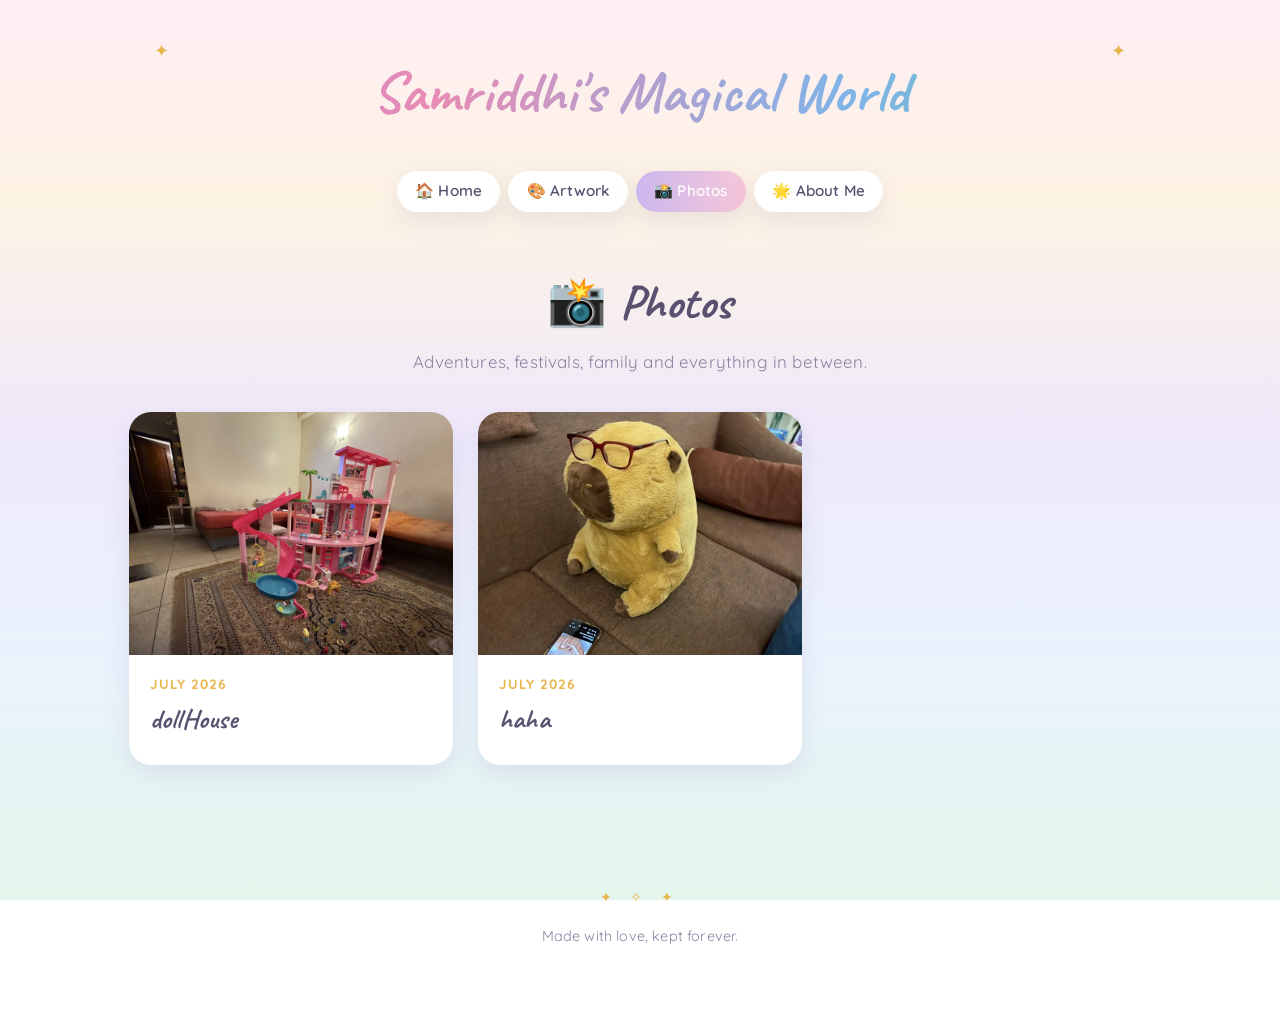
<file: photos.html>
<!DOCTYPE html>
<html lang="en">
<head>
  <meta charset="UTF-8">
  <meta name="viewport" content="width=device-width, initial-scale=1.0">
  <meta name="robots" content="noindex, nofollow">
  <title>Photos · Samriddhi's Magical World</title>
  <link rel="preconnect" href="https://fonts.googleapis.com">
  <link rel="preconnect" href="https://fonts.gstatic.com" crossorigin>
  <link href="https://fonts.googleapis.com/css2?family=Caveat:wght@500;700&family=Quicksand:wght@400;600;700&display=swap" rel="stylesheet">
  <link rel="stylesheet" href="css/style.css">
  <link rel="icon" href="data:image/svg+xml,<svg xmlns='http://www.w3.org/2000/svg' viewBox='0 0 100 100'><text y='.9em' font-size='90'>📸</text></svg>">
</head>
<body data-magic="calm">

  <header class="site-header">
    <h1 class="site-title"><a href="index.html" style="color:inherit;-webkit-text-fill-color:inherit;">Samriddhi's Magical World</a></h1>
  </header>

  <nav class="main-nav">
    <a href="index.html">🏠 Home</a>
    <a href="artwork.html">🎨 Artwork</a>
    <a href="photos.html" class="active">📸 Photos</a>
    <a href="about.html">🌟 About Me</a>
  </nav>

  <main>
    <h2 class="page-heading">📸 Photos</h2>
    <p class="page-intro">Adventures, festivals, family and everything in between.</p>
    <div id="photos-gallery"></div>
  </main>

  <footer class="site-footer">
    <div class="stars">✦ ✧ ✦</div>
    <p>Made with love, kept forever.</p>
  </footer>

  <script src="content/photos.js"></script>
  <script src="js/gallery.js"></script>
  <script src="js/magic.js"></script>
  <script>renderCards("photos-gallery", PHOTOS, "photos");</script>
</body>
</html>
</file>
<file: css/style.css>
/* ============================================================
   Samriddhi's Magical World — shared stylesheet
   Pastel, storybook, soft. Designed to still feel lovely at 16.
   ============================================================ */

:root {
  --lavender: #cbb8ee;
  --lavender-soft: #efe9fb;
  --pink: #f6c6d8;
  --pink-soft: #fdeef4;
  --blue: #bcd8f2;
  --blue-soft: #e9f3fc;
  --mint: #c4ecda;
  --cream: #fdf9f0;
  --peach: #fbdcc4;
  --gold: #e8b64c;

  --ink: #5a5170;          /* soft plum-grey text */
  --ink-light: #8b83a1;
  --card-bg: #ffffff;
  --page-bg: linear-gradient(180deg, #fdeef4 0%, #fdf3e4 22%, #efe9fb 48%, #e9f3fc 74%, #e4f6ec 100%);
  --shadow: 0 8px 24px rgba(122, 103, 165, 0.14);
  --radius: 22px;

  --font-hand: "Caveat", cursive;
  --font-body: "Quicksand", "Nunito", -apple-system, sans-serif;
}

/* Moon-and-stars night mode — follows the system theme */
@media (prefers-color-scheme: dark) {
  :root {
    --ink: #e4def5;
    --ink-light: #a89fc4;
    --card-bg: #2c2745;
    --page-bg: linear-gradient(180deg, #211d38 0%, #262143 55%, #1d2440 100%);
    --shadow: 0 8px 24px rgba(0, 0, 0, 0.35);
    --lavender-soft: #322c52;
    --pink-soft: #3a2e48;
    --blue-soft: #2b3352;
    --cream: #2c2745;
  }
}

* { box-sizing: border-box; }

html { scroll-behavior: smooth; }

body {
  margin: 0;
  min-height: 100vh;
  background: var(--page-bg);
  background-attachment: fixed;
  color: var(--ink);
  font-family: var(--font-body);
  font-size: 1.06rem;
  line-height: 1.75;
  letter-spacing: 0.01em;
  overflow-x: hidden;
}

/* ---------- Header & navigation ---------- */

.site-header {
  text-align: center;
  padding: 2.6rem 1rem 0.8rem;
  position: relative;
}

.site-title {
  font-family: var(--font-hand);
  font-size: clamp(2.4rem, 6vw, 3.6rem);
  font-weight: 700;
  margin: 0;
  background: linear-gradient(90deg, #b08ae0, #e88bb4, #7fb4e8, #6cc7a1);
  -webkit-background-clip: text;
  background-clip: text;
  -webkit-text-fill-color: transparent;
}

.site-title a { text-decoration: none; }

.site-tagline {
  margin: 0.2rem 0 0;
  color: var(--ink-light);
  font-size: 1rem;
}

.main-nav {
  display: flex;
  flex-wrap: wrap;
  justify-content: center;
  gap: 0.5rem;
  padding: 1rem;
}

.main-nav a {
  text-decoration: none;
  color: var(--ink);
  background: var(--card-bg);
  padding: 0.45rem 1.15rem;
  border-radius: 999px;
  box-shadow: var(--shadow);
  font-weight: 600;
  font-size: 0.95rem;
  transition: transform 0.25s ease, box-shadow 0.25s ease;
}

.main-nav a:hover { transform: translateY(-3px); }

.main-nav a.active {
  background: linear-gradient(90deg, var(--lavender), var(--pink));
  color: #fff;
}

@media (prefers-color-scheme: dark) {
  .main-nav a.active { color: #2c2745; }
}

/* ---------- Layout ---------- */

main {
  max-width: 1060px;
  margin: 0 auto;
  padding: 1.5rem 1.2rem 5rem;
  position: relative;
  z-index: 2;
}

.page-heading {
  font-family: var(--font-hand);
  font-size: clamp(2.2rem, 5vw, 3rem);
  text-align: center;
  margin: 0.5rem 0 0.2rem;
}

.page-intro {
  text-align: center;
  color: var(--ink-light);
  max-width: 560px;
  margin: 0 auto 2.2rem;
}

/* ---------- Hero (homepage) ---------- */

.hero {
  text-align: center;
  padding: 3rem 1rem 2rem;
}

.hero-art {
  font-size: 3.4rem;
  line-height: 1;
  margin-bottom: 0.6rem;
}

.hero h2 {
  font-family: var(--font-hand);
  font-size: clamp(2.4rem, 6vw, 3.8rem);
  margin: 0 0 1rem;
}

.hero p {
  font-size: 1.2rem;
  color: var(--ink-light);
  max-width: 480px;
  margin: 0 auto;
}

/* ---------- Navigation cards (homepage) ---------- */

.nav-cards {
  display: grid;
  grid-template-columns: repeat(auto-fit, minmax(240px, 1fr));
  gap: 1.4rem;
  margin-top: 2.5rem;
}

.nav-card {
  display: block;
  text-decoration: none;
  color: var(--ink);
  background: var(--card-bg);
  border-radius: var(--radius);
  padding: 2rem 1.6rem 1.8rem;
  text-align: center;
  box-shadow: var(--shadow);
  transition: transform 0.3s ease, box-shadow 0.3s ease;
  position: relative;
  overflow: hidden;
}

.nav-card::before {
  content: "";
  position: absolute;
  inset: 0 0 auto 0;
  height: 7px;
  background: linear-gradient(90deg, var(--lavender), var(--pink), var(--blue), var(--mint));
}

.nav-card:hover {
  transform: translateY(-6px) rotate(-0.5deg);
  box-shadow: 0 14px 34px rgba(122, 103, 165, 0.22);
}

.nav-card .icon { font-size: 2.6rem; display: block; margin-bottom: 0.5rem; }

.nav-card h3 {
  font-family: var(--font-hand);
  font-size: 1.9rem;
  margin: 0 0 0.3rem;
}

.nav-card p { margin: 0; color: var(--ink-light); font-size: 0.95rem; }

/* ---------- Memory cards (artwork & photos) ---------- */

.card-grid {
  display: grid;
  grid-template-columns: repeat(auto-fill, minmax(280px, 1fr));
  gap: 1.6rem;
}

.memory-card {
  background: var(--card-bg);
  border-radius: var(--radius);
  box-shadow: var(--shadow);
  overflow: hidden;
  transition: transform 0.3s ease, box-shadow 0.3s ease;
  position: relative;
}

.memory-card:hover {
  transform: translateY(-5px);
  box-shadow: 0 14px 34px rgba(122, 103, 165, 0.22);
}

.memory-card img {
  width: 100%;
  aspect-ratio: 4 / 3;
  object-fit: cover;
  display: block;
  background: var(--lavender-soft);
}

.memory-card .card-body { padding: 1.1rem 1.3rem 1.3rem; }

.memory-card h3 {
  font-family: var(--font-hand);
  font-size: 1.7rem;
  margin: 0;
}

.memory-card .date {
  color: var(--gold);
  font-size: 0.85rem;
  font-weight: 700;
  letter-spacing: 0.06em;
  text-transform: uppercase;
}

.memory-card .description {
  margin: 0.4rem 0 0.6rem;
  font-size: 0.97rem;
  font-style: italic;
  color: var(--ink-light);
}

.tags { display: flex; flex-wrap: wrap; gap: 0.4rem; }

.tag {
  background: var(--blue-soft);
  color: var(--ink);
  font-size: 0.78rem;
  font-weight: 600;
  padding: 0.15rem 0.7rem;
  border-radius: 999px;
}

.tag:nth-child(3n+1) { background: var(--pink-soft); }
.tag:nth-child(3n+2) { background: var(--lavender-soft); }

/* ---------- About Me year cards ---------- */

.year-card {
  background: var(--card-bg);
  border-radius: var(--radius);
  box-shadow: var(--shadow);
  padding: 2rem 2.2rem;
  margin-bottom: 2rem;
  position: relative;
  overflow: hidden;
}

.year-card::before {
  content: "";
  position: absolute;
  inset: 0 auto 0 0;
  width: 7px;
  background: linear-gradient(180deg, var(--lavender), var(--pink), var(--peach));
}

.year-card h3 {
  font-family: var(--font-hand);
  font-size: 2.2rem;
  margin: 0 0 1rem;
}

.year-card h3 .year-label {
  font-family: var(--font-body);
  font-size: 0.85rem;
  font-weight: 700;
  color: var(--gold);
  letter-spacing: 0.08em;
  text-transform: uppercase;
  margin-left: 0.8rem;
}

.facts {
  display: grid;
  grid-template-columns: repeat(auto-fit, minmax(210px, 1fr));
  gap: 0.7rem 1.5rem;
  margin: 0;
}

.facts div { padding: 0.35rem 0; }

.facts dt {
  font-size: 0.8rem;
  font-weight: 700;
  letter-spacing: 0.06em;
  text-transform: uppercase;
  color: var(--ink-light);
}

.facts dd { margin: 0; font-size: 1.05rem; }

/* ---------- Empty state ---------- */

.empty-state {
  text-align: center;
  background: var(--card-bg);
  border-radius: var(--radius);
  box-shadow: var(--shadow);
  padding: 3.2rem 2rem;
  max-width: 620px;
  margin: 1rem auto;
}

.empty-state .icon { font-size: 3rem; }

.empty-state h3 { font-family: var(--font-hand); font-size: 2rem; margin: 0.6rem 0; }

.empty-state p { color: var(--ink-light); margin: 0.4rem auto; max-width: 440px; }

.empty-state code {
  background: var(--lavender-soft);
  padding: 0.15rem 0.5rem;
  border-radius: 6px;
  font-size: 0.9em;
}

/* ---------- Magic Wand box ---------- */

.wand-box {
  text-align: center;
  margin-top: 3rem;
}

.wand-status {
  color: var(--ink-light);
  font-size: 0.95rem;
  max-width: 480px;
  margin: 0.8rem auto 0.3rem;
}

/* ---------- Parents page ---------- */

.magic-button {
  font-family: var(--font-body);
  font-size: 1.05rem;
  font-weight: 700;
  color: #fff;
  background: linear-gradient(90deg, var(--lavender), var(--pink));
  border: none;
  border-radius: 999px;
  padding: 0.7rem 1.8rem;
  cursor: pointer;
  box-shadow: var(--shadow);
  transition: transform 0.2s ease;
}

.magic-button:hover { transform: translateY(-2px); }
.magic-button:disabled { opacity: 0.6; cursor: wait; transform: none; }

@media (prefers-color-scheme: dark) {
  .magic-button { color: #2c2745; }
}

.token-input {
  font-family: var(--font-body);
  font-size: 0.95rem;
  color: var(--ink);
  background: var(--lavender-soft);
  border: 1px solid var(--lavender);
  border-radius: 999px;
  padding: 0.6rem 1.2rem;
  width: min(280px, 100%);
  margin-right: 0.5rem;
}

.fineprint { font-size: 0.8rem; color: var(--ink-light); }
.fineprint a { color: var(--ink-light); }

/* ---------- Footer ---------- */

.site-footer {
  text-align: center;
  padding: 2.5rem 1rem 3rem;
  color: var(--ink-light);
  font-size: 0.9rem;
  position: relative;
  z-index: 2;
}

.site-footer .stars { color: var(--gold); letter-spacing: 0.5em; }

/* ---------- Magic: rainbow, clouds, fairy, unicorn ---------- */

.hero-scene {
  width: min(440px, 84vw);
  margin: 0 auto 1.2rem;
  position: relative;
  animation: floaty 6s ease-in-out infinite;
}

.hero-rainbow {
  display: block;
  width: 100%;
  height: auto;
  filter: drop-shadow(0 6px 18px rgba(122, 103, 165, 0.18));
}

.rainbow-cloud { opacity: 0.95; }

@media (prefers-color-scheme: dark) {
  .rainbow-cloud { fill: #d9d4ef; opacity: 0.9; }
}

.hero-unicorn {
  position: absolute;
  bottom: 2%;
  left: 0;
  right: 0;
  text-align: center;
  font-size: clamp(2.6rem, 9vw, 3.6rem);
  line-height: 1;
  text-decoration: none; /* secret door — looks like plain decoration */
}

.fairy {
  position: absolute;
  font-size: 1.9rem;
  pointer-events: none;
  animation: dance 3.2s ease-in-out infinite;
}

@keyframes floaty {
  0%, 100% { transform: translateY(0); }
  50%      { transform: translateY(-12px); }
}

@keyframes dance {
  0%, 100% { transform: translateY(0) rotate(-8deg); }
  25%      { transform: translateY(-10px) rotate(6deg); }
  50%      { transform: translateY(-2px) rotate(-4deg); }
  75%      { transform: translateY(-14px) rotate(8deg); }
}

.cloud {
  position: fixed;
  font-size: 2.8rem;
  opacity: 0.4;
  pointer-events: none;
  z-index: 1;
  animation: drift var(--dur, 90s) linear forwards;
}

@keyframes drift {
  from { transform: translate(-8vw, var(--y0, 20vh)); }
  to   { transform: translate(108vw, var(--y0, 20vh)); }
}

.unicorn-flyer {
  position: fixed;
  top: 0;
  left: 0;
  font-size: 2.6rem;
  pointer-events: none;
  z-index: 1;
  opacity: 0;
  transform: scaleX(-1);
  animation: soar var(--dur, 18s) ease-in-out forwards;
}

.unicorn-flyer::after {
  content: "✨";
  position: absolute;
  right: 100%;
  top: 40%;
  font-size: 1.1rem;
  transform: scaleX(-1);
}

@keyframes soar {
  0%   { transform: scaleX(-1) translate(5vw, var(--y0, 30vh)) rotate(4deg); opacity: 0; }
  8%   { opacity: 0.9; }
  30%  { transform: scaleX(-1) translate(-30vw, calc(var(--y0, 30vh) - 8vh)) rotate(-4deg); }
  60%  { transform: scaleX(-1) translate(-65vw, calc(var(--y0, 30vh) + 4vh)) rotate(4deg); }
  92%  { opacity: 0.9; }
  100% { transform: scaleX(-1) translate(-110vw, calc(var(--y0, 30vh) - 6vh)) rotate(-2deg); opacity: 0; }
}

/* Twinkling gold stars beside the site title */
.site-header::before,
.site-header::after {
  content: "✦";
  position: absolute;
  top: 2.2rem;
  color: var(--gold);
  font-size: 1.1rem;
  animation: headertwinkle 2.6s ease-in-out infinite;
}

.site-header::before { left: 12%; }
.site-header::after { right: 12%; animation-delay: 1.3s; }

@keyframes headertwinkle {
  0%, 100% { opacity: 0.25; transform: scale(0.8) rotate(0deg); }
  50%      { opacity: 1; transform: scale(1.2) rotate(25deg); }
}

/* ---------- Magic: butterflies, sparkles, stars ---------- */

.butterfly {
  position: fixed;
  top: 0;
  left: 0;
  font-size: 1.6rem;
  pointer-events: none;
  z-index: 1;
  opacity: 0;
  animation: flutter var(--dur, 26s) linear forwards;
  filter: saturate(0.8);
}

@keyframes flutter {
  0%   { transform: translate(-5vw, var(--y0, 60vh)) rotate(8deg); opacity: 0; }
  6%   { opacity: 0.75; }
  25%  { transform: translate(22vw, calc(var(--y0, 60vh) - 14vh)) rotate(-6deg); }
  50%  { transform: translate(48vw, calc(var(--y0, 60vh) + 6vh)) rotate(10deg); }
  75%  { transform: translate(76vw, calc(var(--y0, 60vh) - 10vh)) rotate(-8deg); }
  94%  { opacity: 0.75; }
  100% { transform: translate(105vw, calc(var(--y0, 60vh) - 4vh)) rotate(6deg); opacity: 0; }
}

.sparkle {
  position: absolute;
  pointer-events: none;
  color: var(--gold);
  font-size: 0.9rem;
  z-index: 5;
  animation: twinkle 0.9s ease-out forwards;
}

@keyframes twinkle {
  0%   { transform: scale(0) rotate(0deg); opacity: 1; }
  60%  { transform: scale(1.15) rotate(60deg); opacity: 1; }
  100% { transform: scale(0.2) rotate(120deg); opacity: 0; }
}

/* Respect reduced-motion preferences */
@media (prefers-reduced-motion: reduce) {
  .butterfly, .sparkle, .cloud, .unicorn-flyer { display: none; }
  .hero-scene, .fairy,
  .site-header::before, .site-header::after { animation: none; }
  .main-nav a, .nav-card, .memory-card { transition: none; }
}
</file>
